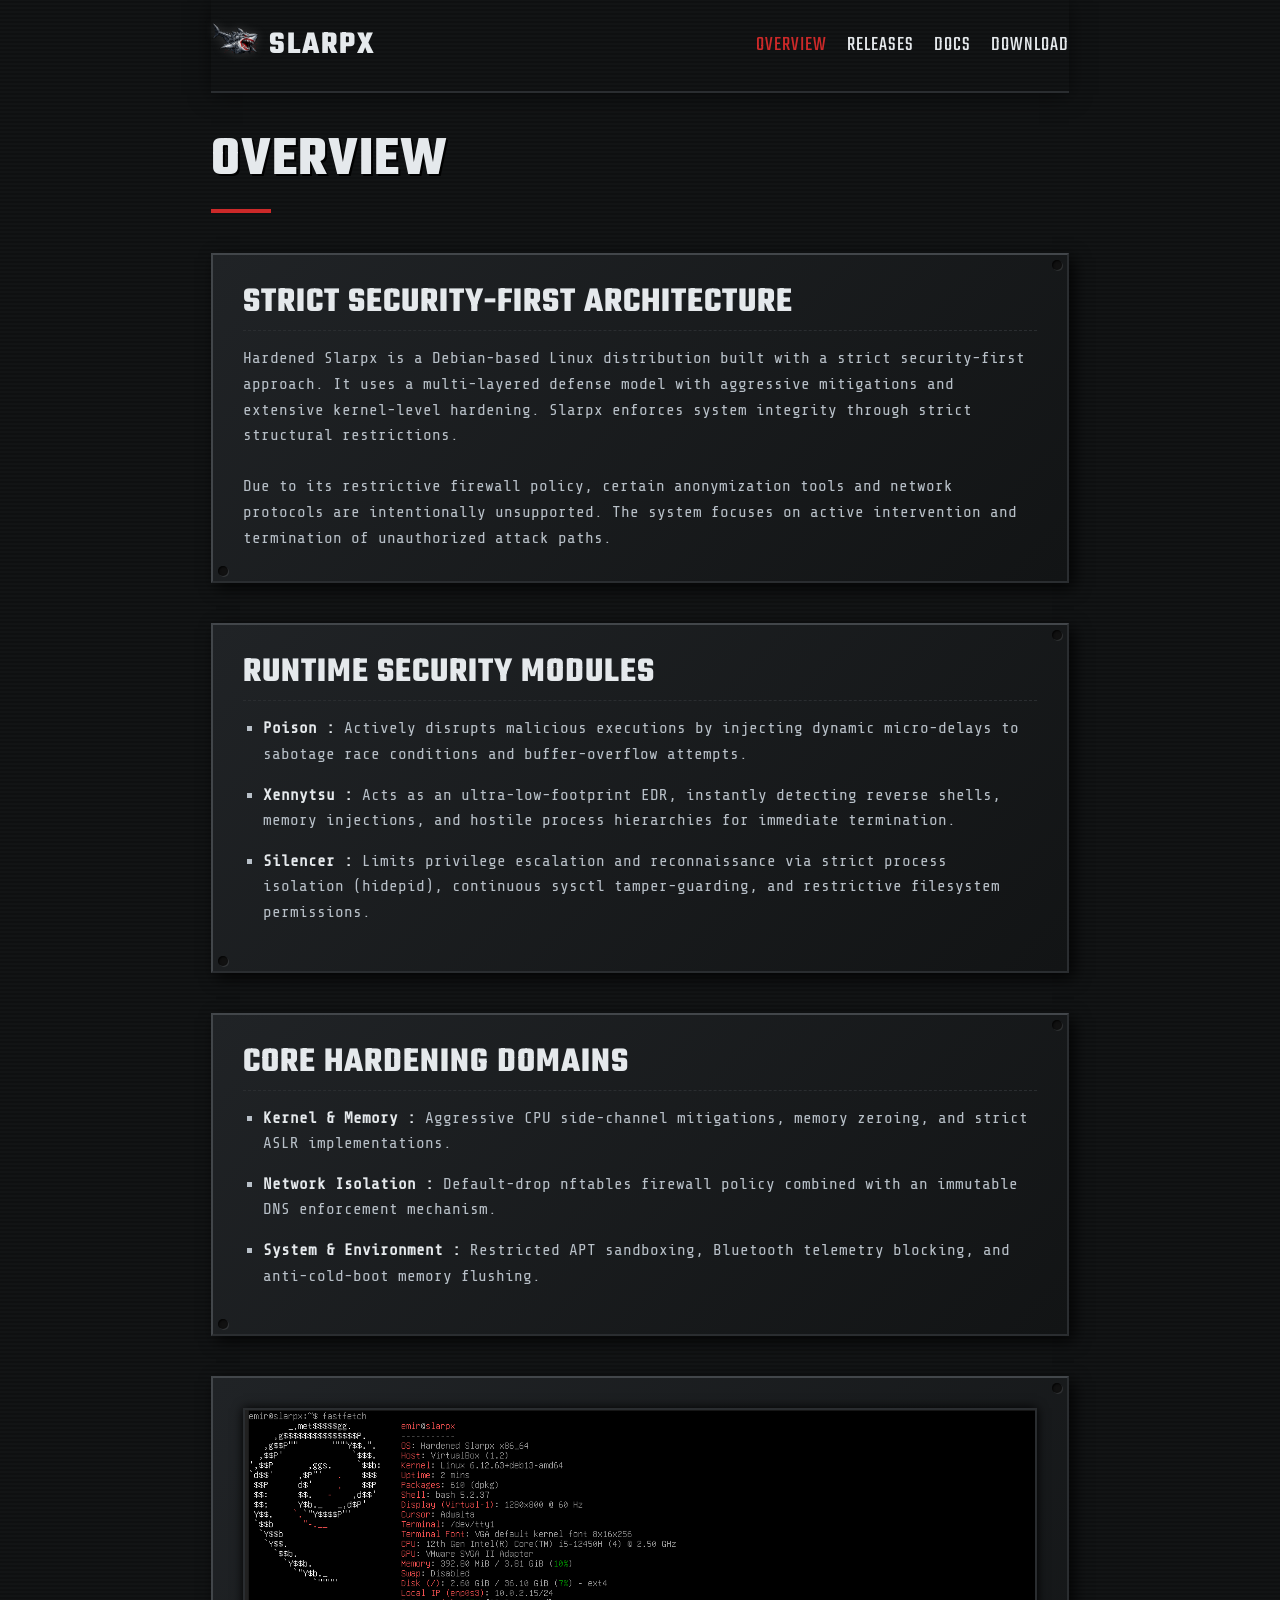
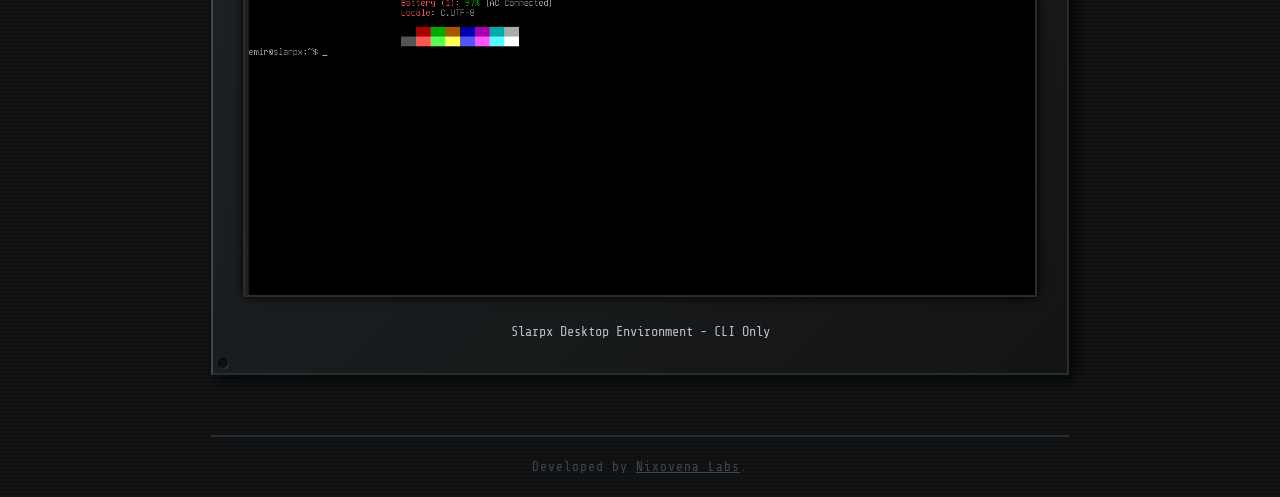
<file: index.html>
<!DOCTYPE html>
<html lang="en">

<head>
    <meta charset="UTF-8">
    <meta name="viewport" content="width=device-width, initial-scale=1.0">
    <title>HARDENED SLARPX</title>
    <link rel="icon" type="image/png" href="Assets/slarpx.png">
    <link rel="stylesheet" href="style.css">
</head>

<body>

    <div class="container">
        <nav class="navbar">
            <a href="index.html" class="brand">
                <img src="Assets/slarpx.png" alt="Slarpx Logo">
                SLARPX
            </a>
            <ul class="nav-links">
                <li><a href="index.html" class="active">Overview</a></li>
                <li><a href="releases.html">Releases</a></li>
                <li><a href="docs.html">Docs</a></li>
                <li><a href="download.html">Download</a></li>
            </ul>
        </nav>

        <h1 class="page-title">Overview</h1>
        <div class="title-underline"></div>

        <div class="armor-plate">
            <h2>Strict Security-First Architecture</h2>
            <p>Hardened Slarpx is a Debian-based Linux distribution built with a strict security-first approach. It uses
                a multi-layered defense model with aggressive mitigations and extensive kernel-level hardening. Slarpx
                enforces system integrity through strict structural restrictions.</p>
            <br>
            <p>Due to its restrictive firewall policy, certain anonymization tools and network protocols are
                intentionally unsupported. The system focuses on active intervention and termination of unauthorized
                attack paths.</p>
        </div>

        <div class="armor-plate">
            <h2>Runtime Security Modules</h2>
            <ul style="list-style-type: square; padding-left: 20px; margin-top: 10px;">
                <li style="margin-bottom: 15px;">
                    <strong style="color: var(--text-bright);">Poison :</strong>
                    Actively disrupts malicious executions by injecting dynamic micro-delays to sabotage race conditions
                    and buffer-overflow attempts.
                </li>
                <li style="margin-bottom: 15px;">
                    <strong style="color: var(--text-bright);">Xennytsu :</strong>
                    Acts as an ultra-low-footprint EDR, instantly detecting reverse shells, memory injections, and
                    hostile process hierarchies for immediate termination.
                </li>
                <li style="margin-bottom: 15px;">
                    <strong style="color: var(--text-bright);">Silencer :</strong>
                    Limits privilege escalation and reconnaissance via strict process isolation (hidepid), continuous
                    sysctl tamper-guarding, and restrictive filesystem permissions.
                </li>
            </ul>
        </div>

        <div class="armor-plate">
            <h2>Core Hardening Domains</h2>
            <ul style="list-style-type: square; padding-left: 20px; margin-top: 10px;">
                <li style="margin-bottom: 15px;">
                    <strong style="color: var(--text-bright);">Kernel & Memory :</strong>
                    Aggressive CPU side-channel mitigations, memory zeroing, and strict ASLR implementations.
                </li>
                <li style="margin-bottom: 15px;">
                    <strong style="color: var(--text-bright);">Network Isolation :</strong>
                    Default-drop nftables firewall policy combined with an immutable DNS enforcement mechanism.
                </li>
                <li style="margin-bottom: 15px;">
                    <strong style="color: var(--text-bright);">System & Environment :</strong>
                    Restricted APT sandboxing, Bluetooth telemetry blocking, and anti-cold-boot memory flushing.
                </li>
            </ul>
        </div>

        <div class="armor-plate" style="text-align: center;">
            <img src="Assets/slarpx-de.png" alt="Slarpx Desktop interface"
                style="max-width: 100%; border: 2px solid var(--border-hard); box-shadow: 0 0 10px #000;">
            <p style="margin-top: 15px; font-size: 0.85rem; color: var(--text-muted);">Slarpx Desktop Environment - CLI
                Only</p>
        </div>

        <footer class="footer">
            Developed by <a href="https://nixovena.org" style="color: inherit; text-decoration: underline;">Nixovena
                Labs</a>.
        </footer>
    </div>

</body>

</html>
</file>
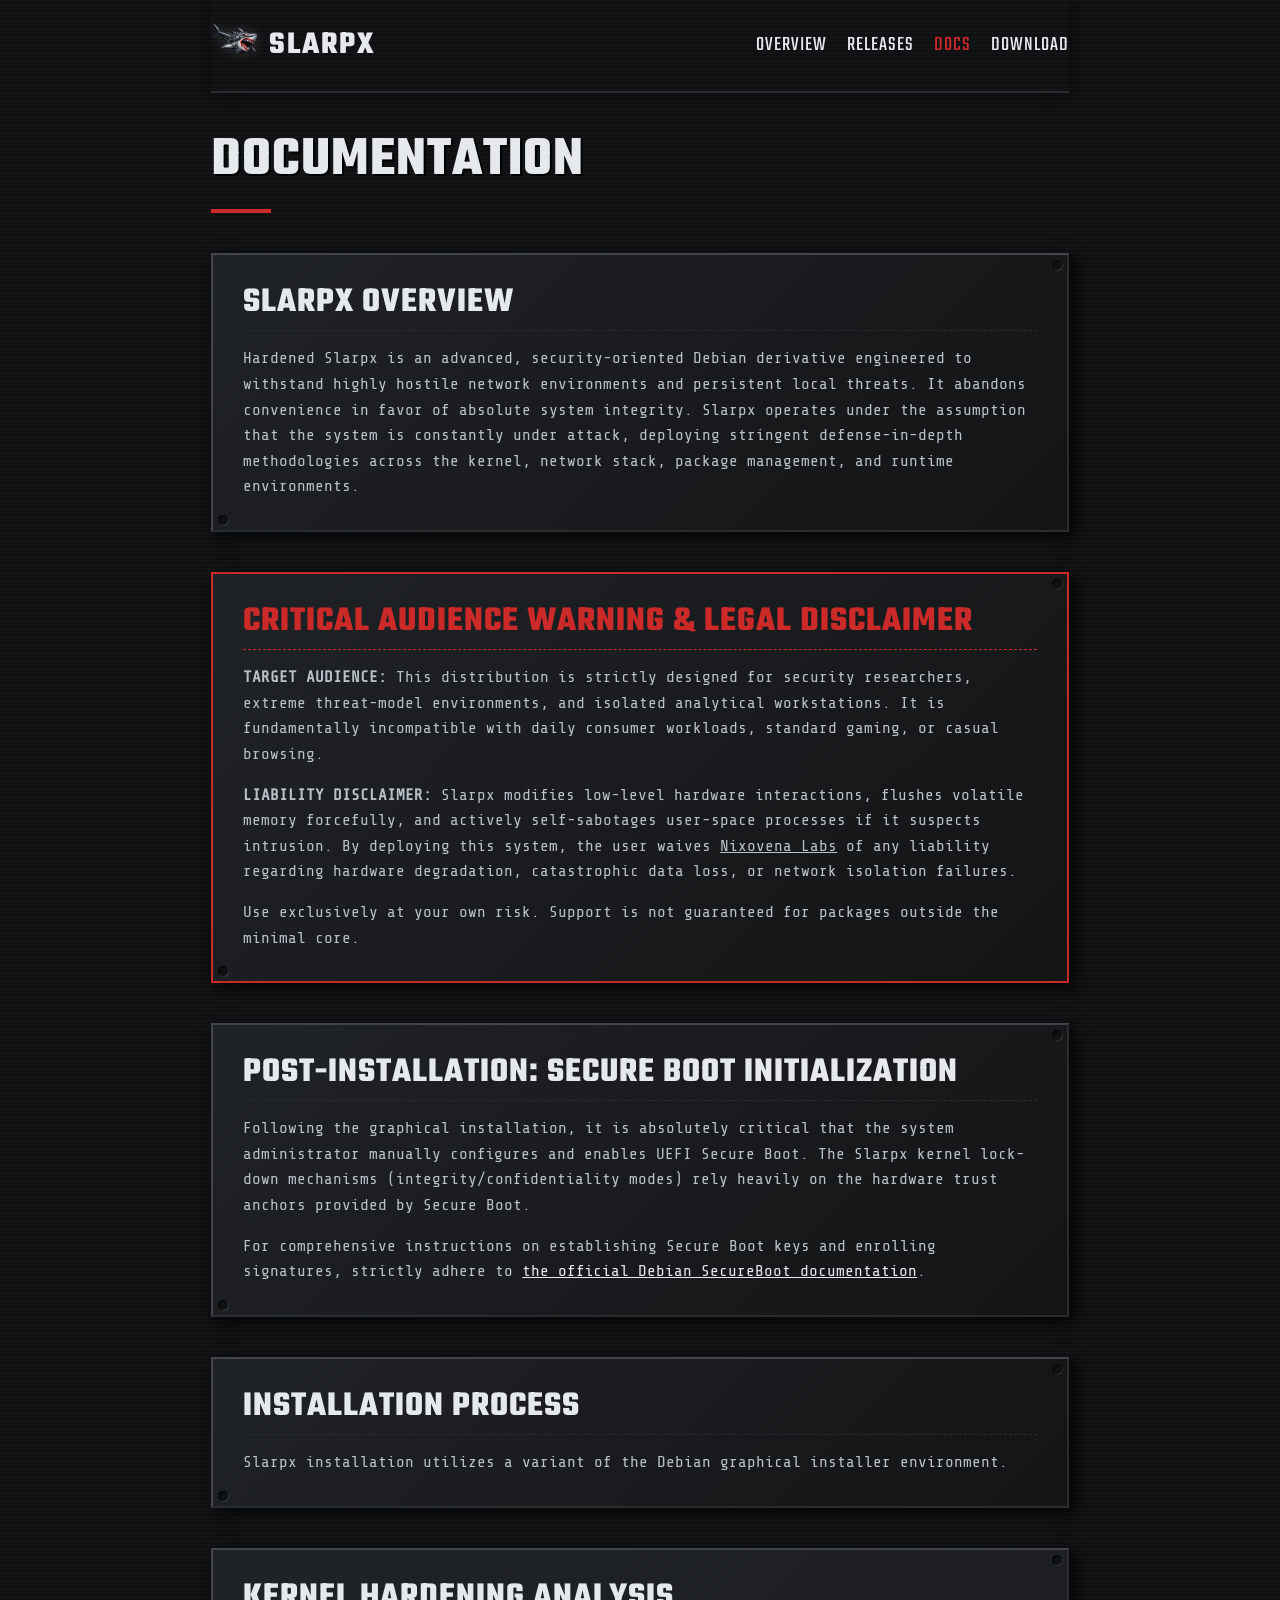
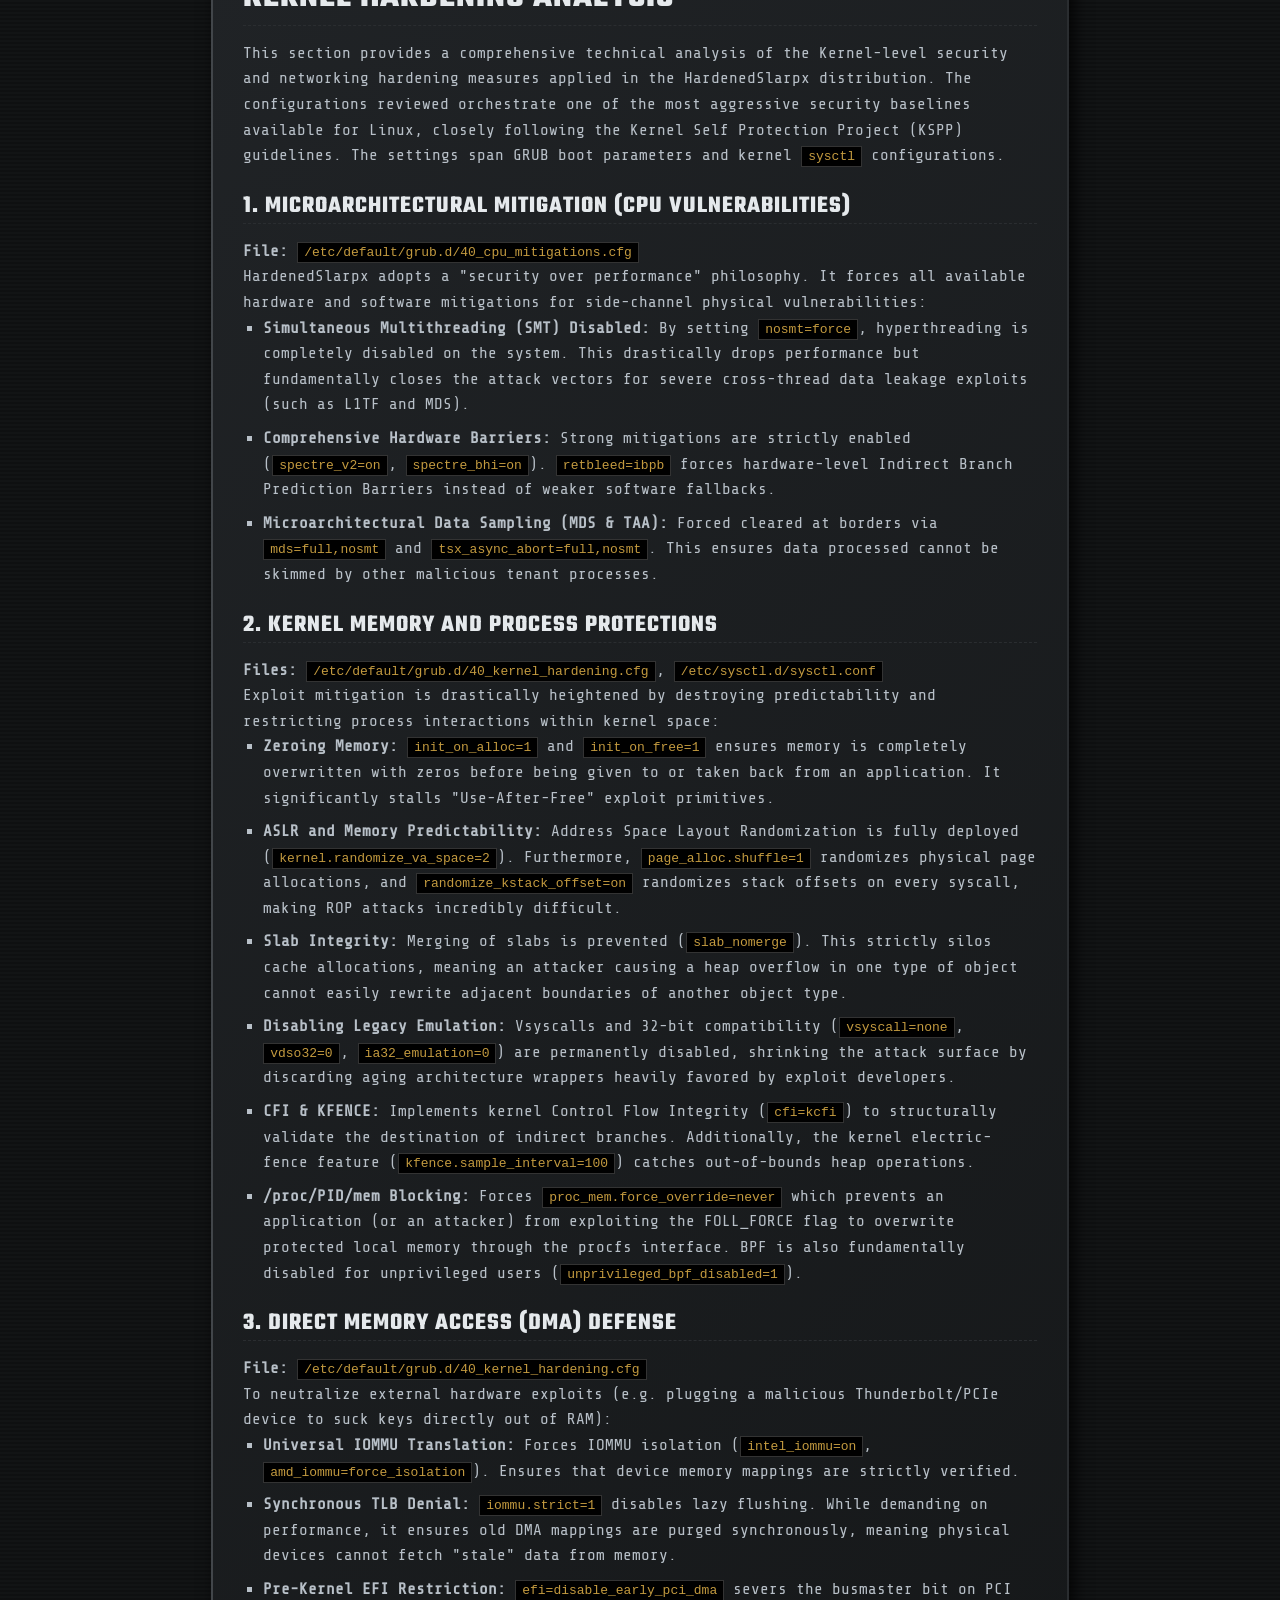
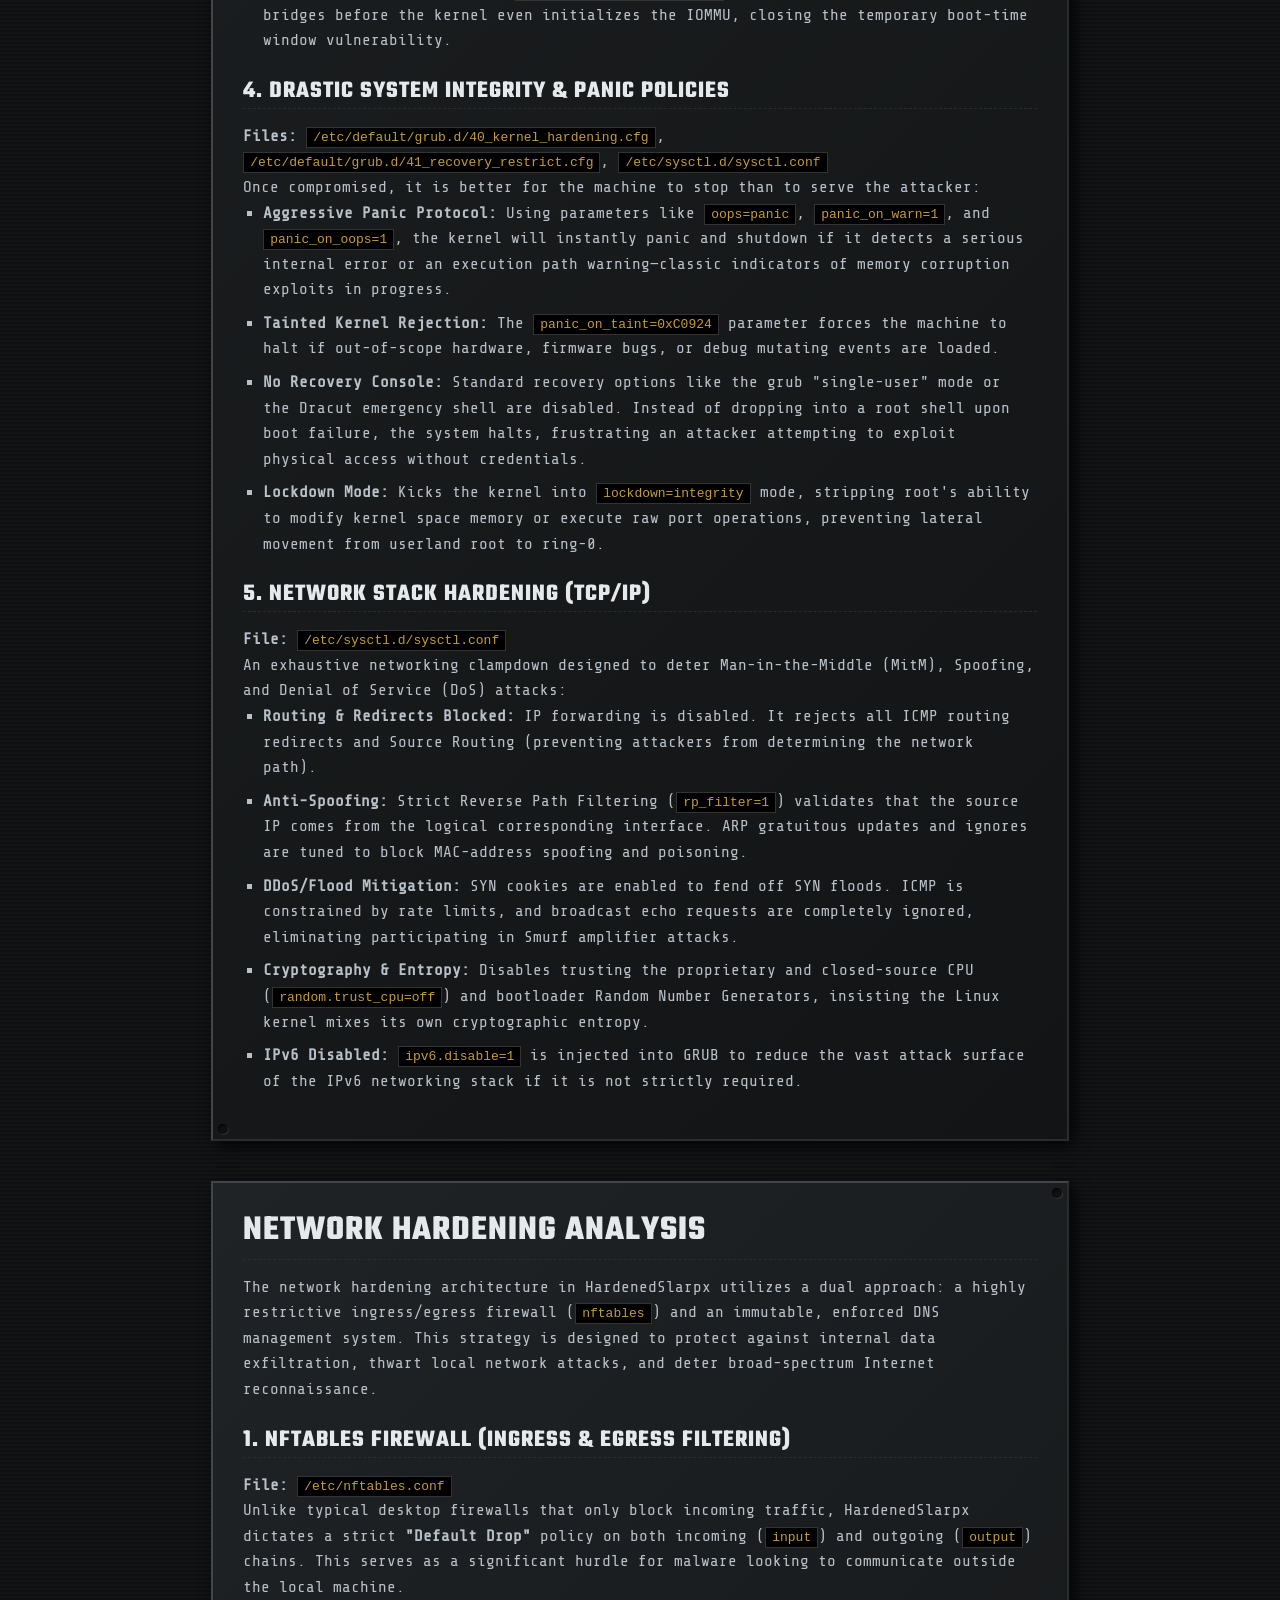
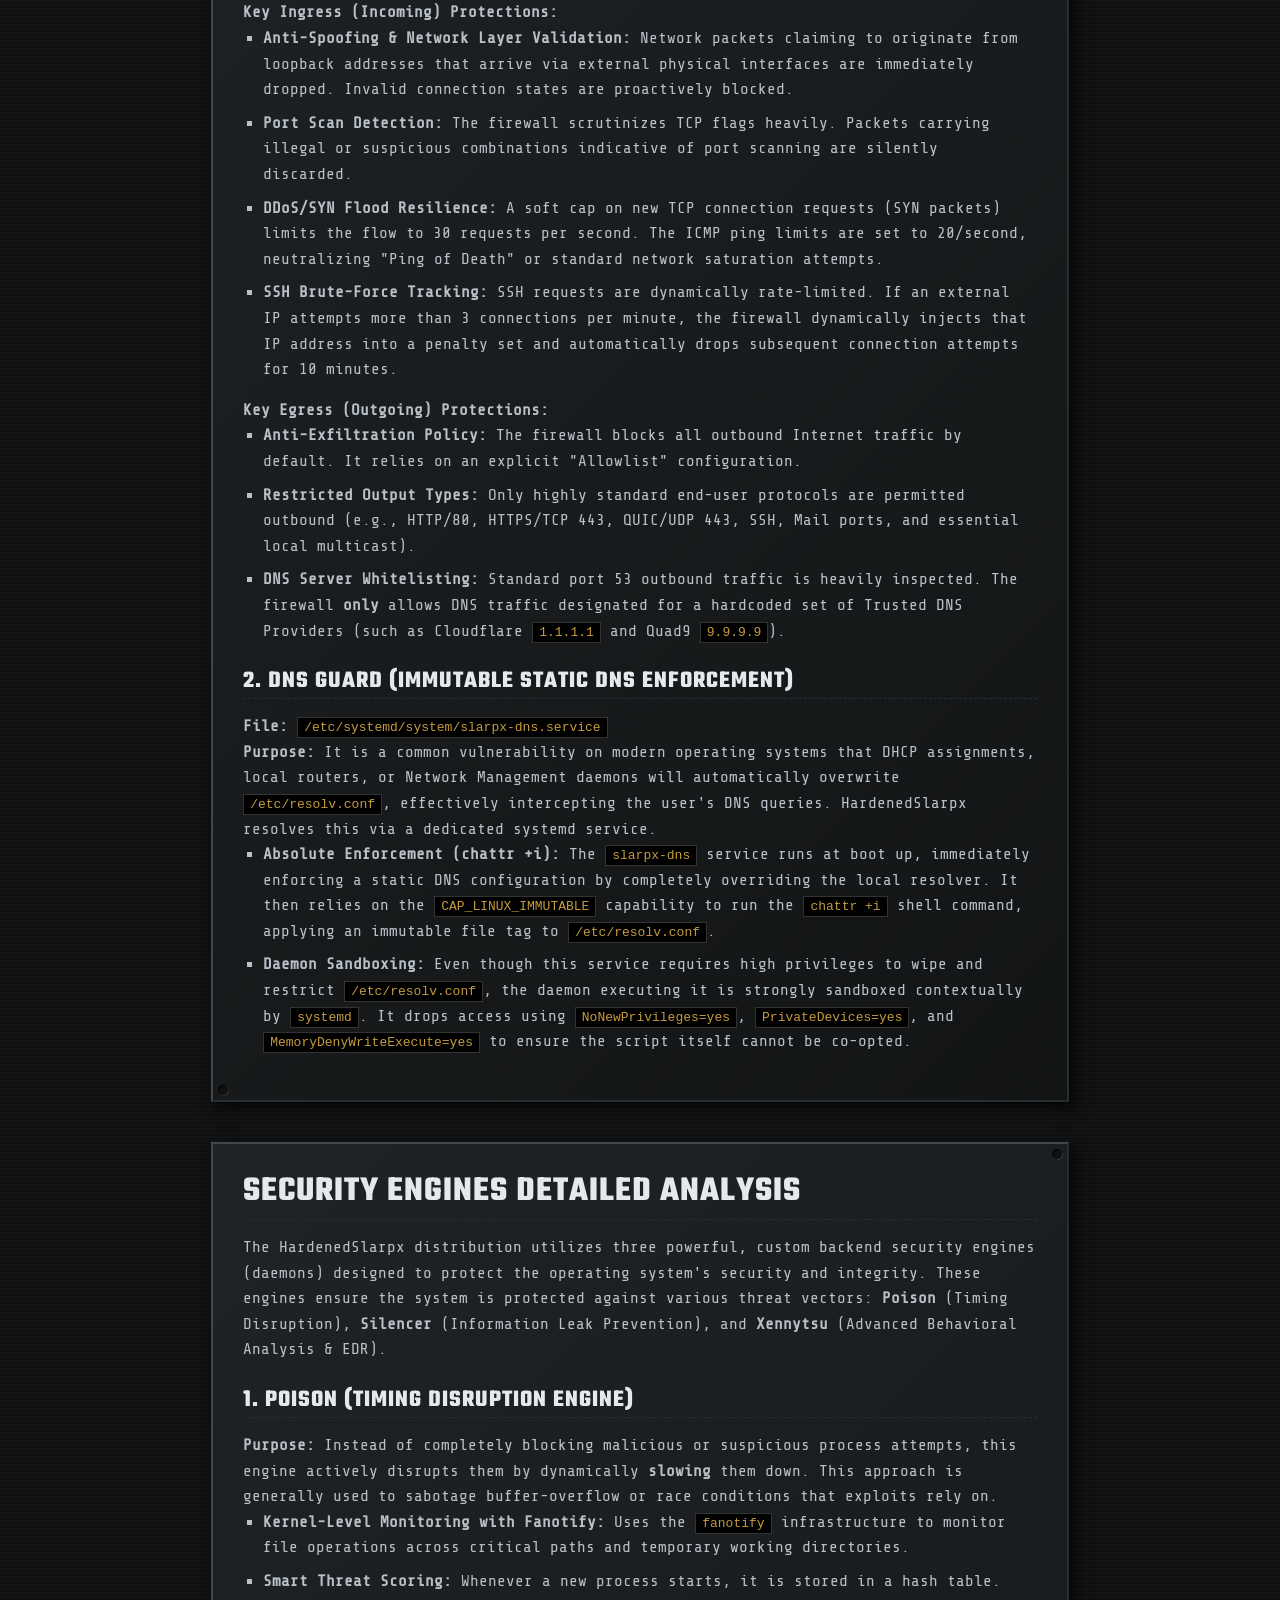
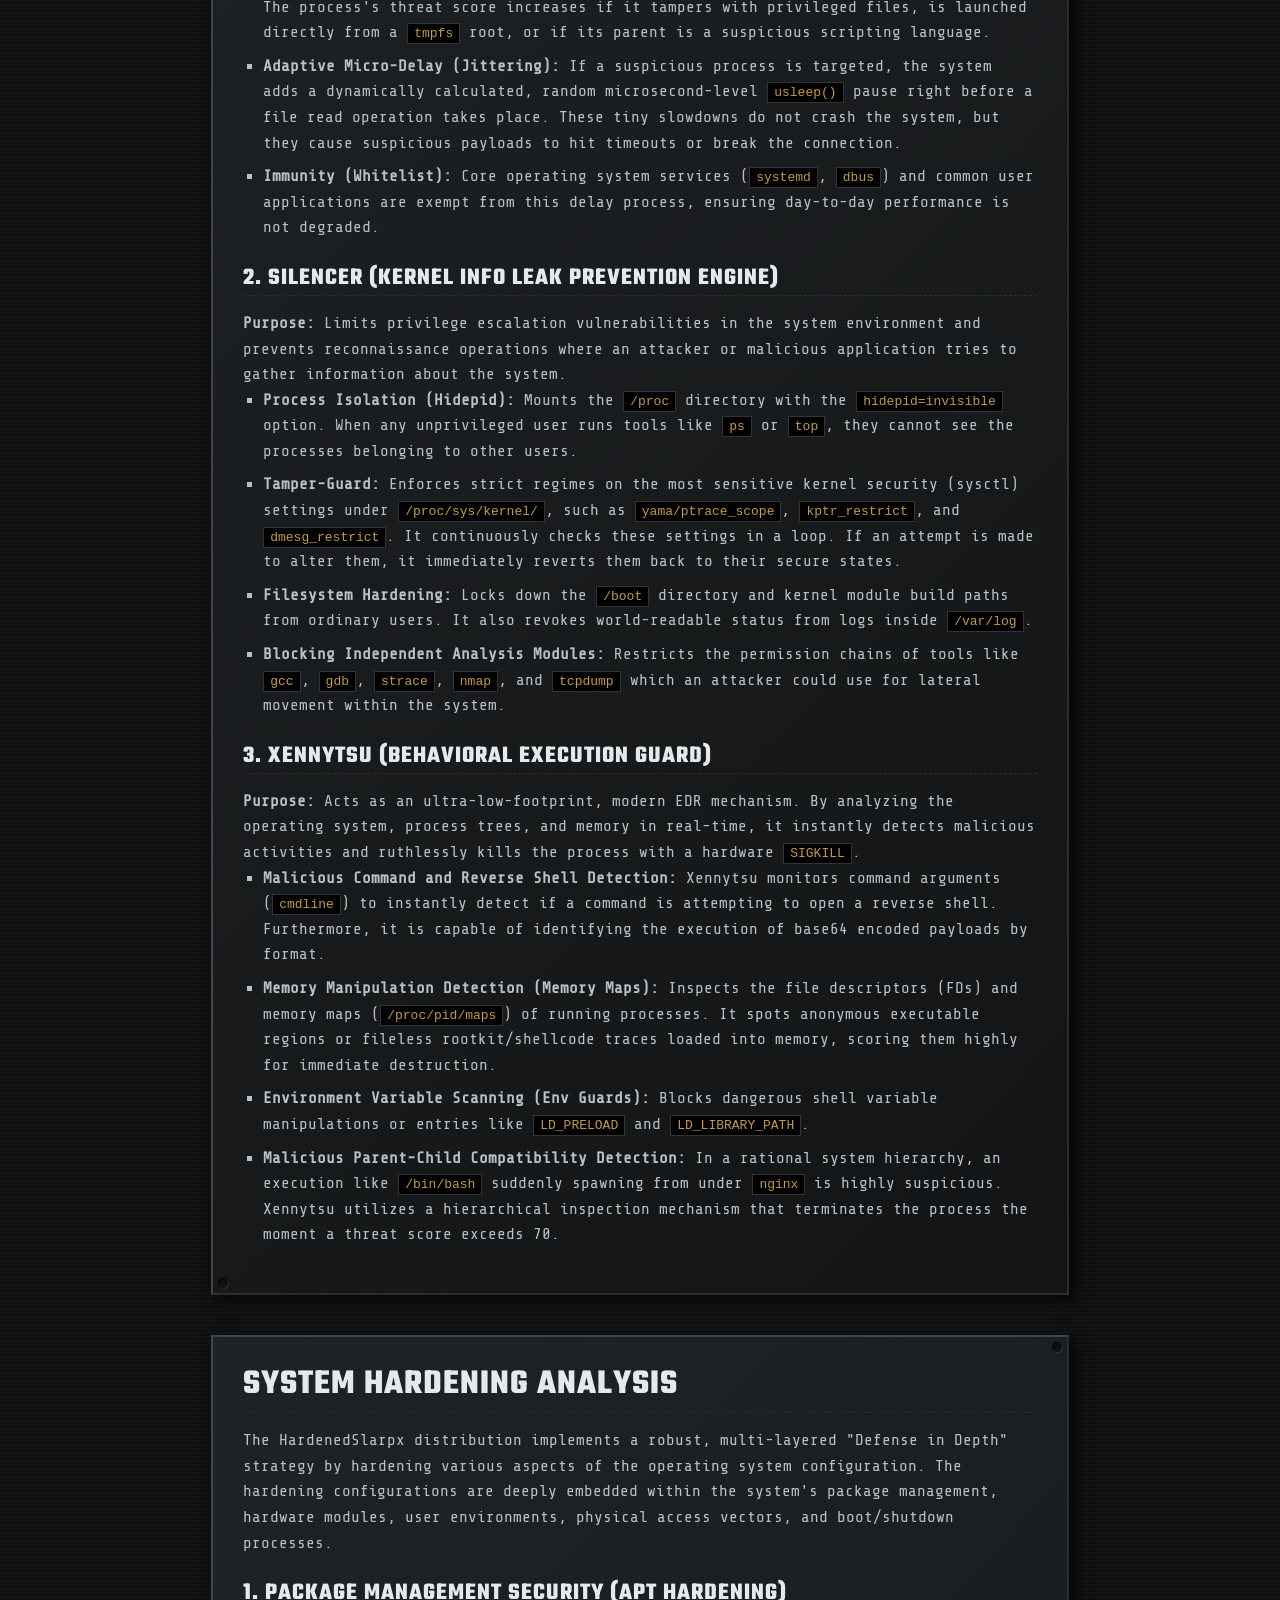
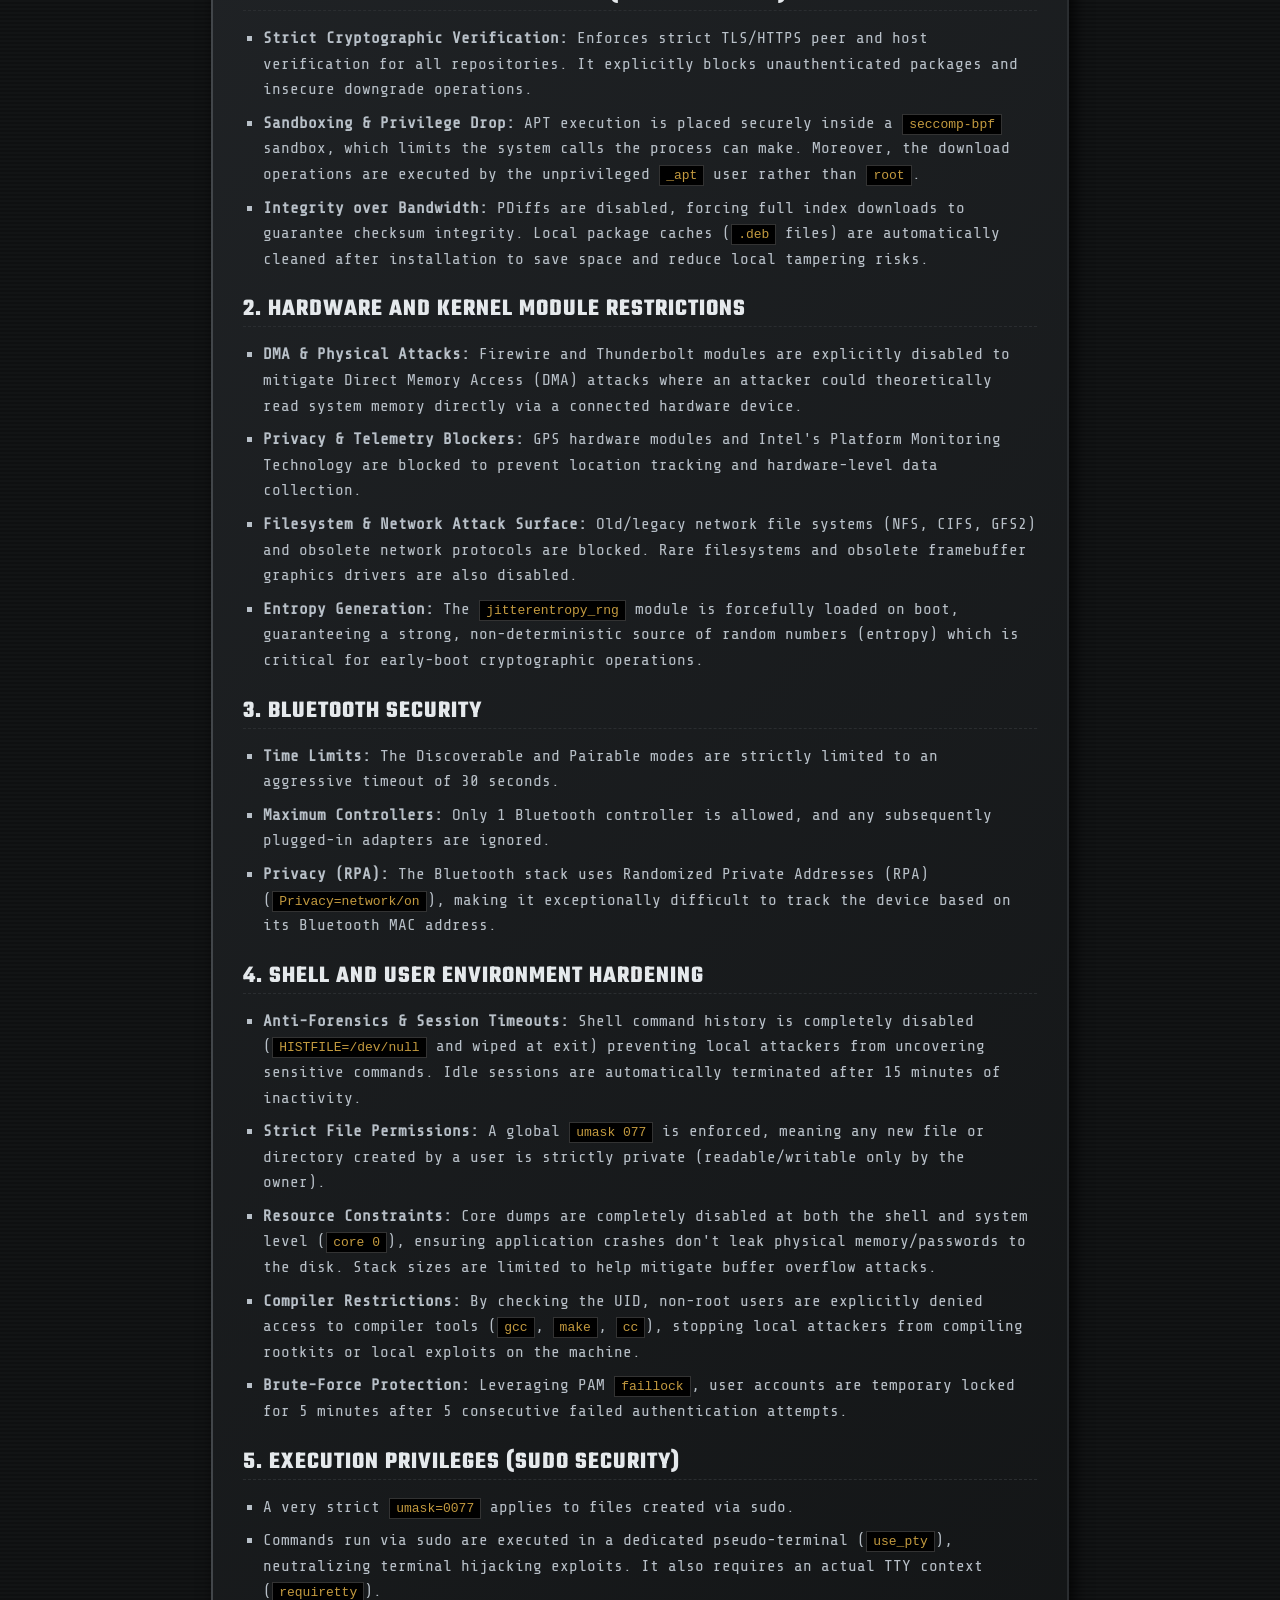
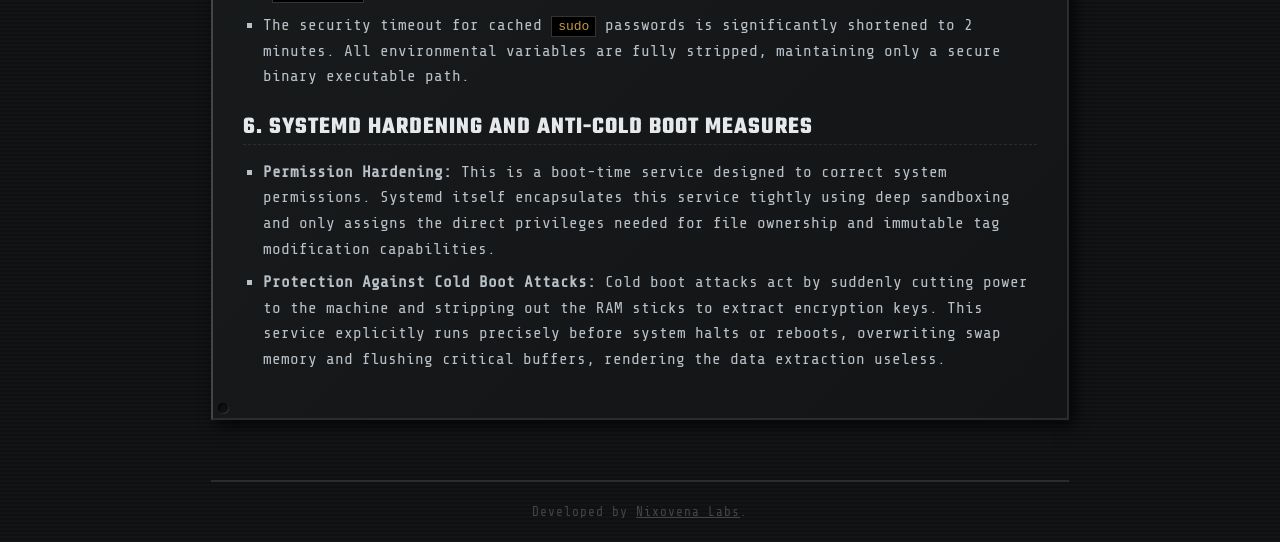
<file: docs.html>
<!DOCTYPE html>
<html lang="en">

<head>
    <meta charset="UTF-8">
    <meta name="viewport" content="width=device-width, initial-scale=1.0">
    <title>Docs - SLARPX</title>
    <link rel="icon" type="image/png" href="Assets/slarpx.png">
    <link rel="stylesheet" href="style.css">
    <style>
        code {
            background: #000;
            color: var(--accent-gold, #c39a3f);
            padding: 2px 6px;
            border: 1px solid #333;
        }

        pre {
            background: #000;
            color: var(--accent-gold, #c39a3f);
            padding: 15px;
            border: 1px solid var(--border-hard);
            border-left: 3px solid var(--accent-warning);
            margin: 20px 0;
            overflow-x: auto;
        }

        h3 {
            color: var(--text-bright);
            margin-top: 25px;
            margin-bottom: 15px;
            font-size: 1.5rem;
            border-bottom: 1px dashed var(--border-hard);
            padding-bottom: 5px;
        }

        .armor-plate ul {
            list-style-type: square;
            padding-left: 20px;
            margin-bottom: 15px;
        }

        .armor-plate ul li {
            margin-bottom: 8px;
        }
    </style>
</head>

<body>

    <div class="container">
        <nav class="navbar">
            <a href="index.html" class="brand">
                <img src="Assets/slarpx.png" alt="Slarpx Logo">
                SLARPX
            </a>
            <ul class="nav-links">
                <li><a href="index.html">Overview</a></li>
                <li><a href="releases.html">Releases</a></li>
                <li><a href="docs.html" class="active">Docs</a></li>
                <li><a href="download.html">Download</a></li>
            </ul>
        </nav>

        <h1 class="page-title">Documentation</h1>
        <div class="title-underline"></div>

        <div class="armor-plate">
            <h2>Slarpx Overview</h2>
            <p>Hardened Slarpx is an advanced, security-oriented Debian derivative engineered to withstand highly
                hostile network environments and persistent local threats. It abandons convenience in favor of absolute
                system integrity. Slarpx operates under the assumption that the system is constantly under attack,
                deploying stringent defense-in-depth methodologies across the kernel, network stack, package management,
                and runtime environments.</p>
        </div>

        <div class="armor-plate" style="border-color: var(--accent-warning);">
            <h2 style="color: var(--accent-warning); border-bottom-color: var(--accent-warning);">Critical Audience
                Warning & Legal Disclaimer</h2>
            <p><strong>TARGET AUDIENCE:</strong> This distribution is strictly designed for security researchers,
                extreme threat-model environments, and isolated analytical workstations. It is fundamentally
                incompatible with daily consumer workloads, standard gaming, or casual browsing.</p>
            <p style="margin-top: 15px;"><strong>LIABILITY DISCLAIMER:</strong> Slarpx modifies low-level hardware
                interactions, flushes volatile memory forcefully, and actively self-sabotages user-space processes if it
                suspects intrusion. By deploying this system, the user waives <a href="https://nixovena.org"
                    style="color: inherit; text-decoration: underline;">Nixovena Labs</a> of any liability regarding
                hardware degradation, catastrophic data loss, or network isolation failures.</p>
            <p style="margin-top: 15px; color: var(--text-muted);">Use exclusively at your own risk. Support is not
                guaranteed for packages outside the minimal core.</p>
        </div>

        <div class="armor-plate">
            <h2>Post-Installation: Secure Boot Initialization</h2>
            <p>Following the graphical installation, it is absolutely critical that the system administrator manually
                configures and enables UEFI Secure Boot. The Slarpx kernel lock-down mechanisms
                (integrity/confidentiality modes) rely heavily on the hardware trust anchors provided by Secure Boot.
            </p>
            <p style="margin-top: 15px;">For comprehensive instructions on establishing Secure Boot keys and enrolling
                signatures, strictly adhere to <a href="https://wiki.debian.org/SecureBoot" target="_blank"
                    style="text-decoration: underline;">the official Debian SecureBoot documentation</a>.</p>
        </div>

        <div class="armor-plate">
            <h2>Installation Process</h2>
            <p>Slarpx installation utilizes a variant of the Debian graphical installer environment.</p>
        </div>

        <div class="armor-plate">
            <h2>Kernel Hardening Analysis</h2>
            <p>This section provides a comprehensive technical analysis of the Kernel-level security and networking
                hardening measures applied in the HardenedSlarpx distribution. The configurations reviewed orchestrate
                one of the most aggressive security baselines available for Linux, closely following the Kernel Self
                Protection Project (KSPP) guidelines. The settings span GRUB boot parameters and kernel
                <code>sysctl</code> configurations.
            </p>

            <h3>1. Microarchitectural Mitigation (CPU Vulnerabilities)</h3>
            <p><strong>File:</strong> <code>/etc/default/grub.d/40_cpu_mitigations.cfg</code></p>
            <p>HardenedSlarpx adopts a "security over performance" philosophy. It forces all available hardware and
                software mitigations for side-channel physical vulnerabilities:</p>
            <ul>
                <li><strong>Simultaneous Multithreading (SMT) Disabled:</strong> By setting <code>nosmt=force</code>,
                    hyperthreading is completely disabled on the system. This drastically drops performance but
                    fundamentally closes the attack vectors for severe cross-thread data leakage exploits (such as L1TF
                    and MDS).</li>
                <li><strong>Comprehensive Hardware Barriers:</strong> Strong mitigations are strictly enabled
                    (<code>spectre_v2=on</code>, <code>spectre_bhi=on</code>). <code>retbleed=ibpb</code> forces
                    hardware-level Indirect Branch Prediction Barriers instead of weaker software fallbacks.</li>
                <li><strong>Microarchitectural Data Sampling (MDS & TAA):</strong> Forced cleared at borders via
                    <code>mds=full,nosmt</code> and <code>tsx_async_abort=full,nosmt</code>. This ensures data processed
                    cannot be skimmed by other malicious tenant processes.
                </li>
            </ul>

            <h3>2. Kernel Memory and Process Protections</h3>
            <p><strong>Files:</strong> <code>/etc/default/grub.d/40_kernel_hardening.cfg</code>,
                <code>/etc/sysctl.d/sysctl.conf</code>
            </p>
            <p>Exploit mitigation is drastically heightened by destroying predictability and restricting process
                interactions within kernel space:</p>
            <ul>
                <li><strong>Zeroing Memory:</strong> <code>init_on_alloc=1</code> and <code>init_on_free=1</code>
                    ensures memory is completely overwritten with zeros before being given to or taken back from an
                    application. It significantly stalls "Use-After-Free" exploit primitives.</li>
                <li><strong>ASLR and Memory Predictability:</strong> Address Space Layout Randomization is fully
                    deployed (<code>kernel.randomize_va_space=2</code>). Furthermore, <code>page_alloc.shuffle=1</code>
                    randomizes physical page allocations, and <code>randomize_kstack_offset=on</code> randomizes stack
                    offsets on every syscall, making ROP attacks incredibly difficult.</li>
                <li><strong>Slab Integrity:</strong> Merging of slabs is prevented (<code>slab_nomerge</code>). This
                    strictly silos cache allocations, meaning an attacker causing a heap overflow in one type of object
                    cannot easily rewrite adjacent boundaries of another object type.</li>
                <li><strong>Disabling Legacy Emulation:</strong> Vsyscalls and 32-bit compatibility
                    (<code>vsyscall=none</code>, <code>vdso32=0</code>, <code>ia32_emulation=0</code>) are permanently
                    disabled, shrinking the attack surface by discarding aging architecture wrappers heavily favored by
                    exploit developers.</li>
                <li><strong>CFI & KFENCE:</strong> Implements kernel Control Flow Integrity (<code>cfi=kcfi</code>) to
                    structurally validate the destination of indirect branches. Additionally, the kernel electric-fence
                    feature (<code>kfence.sample_interval=100</code>) catches out-of-bounds heap operations.</li>
                <li><strong>/proc/PID/mem Blocking:</strong> Forces <code>proc_mem.force_override=never</code> which
                    prevents an application (or an attacker) from exploiting the FOLL_FORCE flag to overwrite protected
                    local memory through the procfs interface. BPF is also fundamentally disabled for unprivileged users
                    (<code>unprivileged_bpf_disabled=1</code>).</li>
            </ul>

            <h3>3. Direct Memory Access (DMA) Defense</h3>
            <p><strong>File:</strong> <code>/etc/default/grub.d/40_kernel_hardening.cfg</code></p>
            <p>To neutralize external hardware exploits (e.g. plugging a malicious Thunderbolt/PCIe device to suck keys
                directly out of RAM):</p>
            <ul>
                <li><strong>Universal IOMMU Translation:</strong> Forces IOMMU isolation (<code>intel_iommu=on</code>,
                    <code>amd_iommu=force_isolation</code>). Ensures that device memory mappings are strictly verified.
                </li>
                <li><strong>Synchronous TLB Denial:</strong> <code>iommu.strict=1</code> disables lazy flushing. While
                    demanding on performance, it ensures old DMA mappings are purged synchronously, meaning physical
                    devices cannot fetch "stale" data from memory.</li>
                <li><strong>Pre-Kernel EFI Restriction:</strong> <code>efi=disable_early_pci_dma</code> severs the
                    busmaster bit on PCI bridges before the kernel even initializes the IOMMU, closing the temporary
                    boot-time window vulnerability.</li>
            </ul>

            <h3>4. Drastic System Integrity & Panic Policies</h3>
            <p><strong>Files:</strong> <code>/etc/default/grub.d/40_kernel_hardening.cfg</code>,
                <code>/etc/default/grub.d/41_recovery_restrict.cfg</code>, <code>/etc/sysctl.d/sysctl.conf</code>
            </p>
            <p>Once compromised, it is better for the machine to stop than to serve the attacker:</p>
            <ul>
                <li><strong>Aggressive Panic Protocol:</strong> Using parameters like <code>oops=panic</code>,
                    <code>panic_on_warn=1</code>, and <code>panic_on_oops=1</code>, the kernel will instantly panic and
                    shutdown if it detects a serious internal error or an execution path warning—classic indicators of
                    memory corruption exploits in progress.
                </li>
                <li><strong>Tainted Kernel Rejection:</strong> The <code>panic_on_taint=0xC0924</code> parameter forces
                    the machine to halt if out-of-scope hardware, firmware bugs, or debug mutating events are loaded.
                </li>
                <li><strong>No Recovery Console:</strong> Standard recovery options like the grub "single-user" mode or
                    the Dracut emergency shell are disabled. Instead of dropping into a root shell upon boot failure,
                    the system halts, frustrating an attacker attempting to exploit physical access without credentials.
                </li>
                <li><strong>Lockdown Mode:</strong> Kicks the kernel into <code>lockdown=integrity</code> mode,
                    stripping root's ability to modify kernel space memory or execute raw port operations, preventing
                    lateral movement from userland root to ring-0.</li>
            </ul>

            <h3>5. Network Stack Hardening (TCP/IP)</h3>
            <p><strong>File:</strong> <code>/etc/sysctl.d/sysctl.conf</code></p>
            <p>An exhaustive networking clampdown designed to deter Man-in-the-Middle (MitM), Spoofing, and Denial of
                Service (DoS) attacks:</p>
            <ul>
                <li><strong>Routing & Redirects Blocked:</strong> IP forwarding is disabled. It rejects all ICMP routing
                    redirects and Source Routing (preventing attackers from determining the network path).</li>
                <li><strong>Anti-Spoofing:</strong> Strict Reverse Path Filtering (<code>rp_filter=1</code>) validates
                    that the source IP comes from the logical corresponding interface. ARP gratuitous updates and
                    ignores are tuned to block MAC-address spoofing and poisoning.</li>
                <li><strong>DDoS/Flood Mitigation:</strong> SYN cookies are enabled to fend off SYN floods. ICMP is
                    constrained by rate limits, and broadcast echo requests are completely ignored, eliminating
                    participating in Smurf amplifier attacks.</li>
                <li><strong>Cryptography & Entropy:</strong> Disables trusting the proprietary and closed-source CPU
                    (<code>random.trust_cpu=off</code>) and bootloader Random Number Generators, insisting the Linux
                    kernel mixes its own cryptographic entropy.</li>
                <li><strong>IPv6 Disabled:</strong> <code>ipv6.disable=1</code> is injected into GRUB to reduce the vast
                    attack surface of the IPv6 networking stack if it is not strictly required.</li>
            </ul>
        </div>

        <div class="armor-plate">
            <h2>Network Hardening Analysis</h2>
            <p>The network hardening architecture in HardenedSlarpx utilizes a dual approach: a highly restrictive
                ingress/egress firewall (<code>nftables</code>) and an immutable, enforced DNS management system. This
                strategy is designed to protect against internal data exfiltration, thwart local network attacks, and
                deter broad-spectrum Internet reconnaissance.</p>

            <h3>1. Nftables Firewall (Ingress & Egress Filtering)</h3>
            <p><strong>File:</strong> <code>/etc/nftables.conf</code></p>
            <p>Unlike typical desktop firewalls that only block incoming traffic, HardenedSlarpx dictates a strict
                <strong>"Default Drop"</strong> policy on both incoming (<code>input</code>) and outgoing
                (<code>output</code>) chains. This serves as a significant hurdle for malware looking to communicate
                outside the local machine.
            </p>

            <p><strong>Key Ingress (Incoming) Protections:</strong></p>
            <ul>
                <li><strong>Anti-Spoofing & Network Layer Validation:</strong> Network packets claiming to originate
                    from loopback addresses that arrive via external physical interfaces are immediately dropped.
                    Invalid connection states are proactively blocked.</li>
                <li><strong>Port Scan Detection:</strong> The firewall scrutinizes TCP flags heavily. Packets carrying
                    illegal or suspicious combinations indicative of port scanning are silently discarded.</li>
                <li><strong>DDoS/SYN Flood Resilience:</strong> A soft cap on new TCP connection requests (SYN packets)
                    limits the flow to 30 requests per second. The ICMP ping limits are set to 20/second, neutralizing
                    "Ping of Death" or standard network saturation attempts.</li>
                <li><strong>SSH Brute-Force Tracking:</strong> SSH requests are dynamically rate-limited. If an external
                    IP attempts more than 3 connections per minute, the firewall dynamically injects that IP address
                    into a penalty set and automatically drops subsequent connection attempts for 10 minutes.</li>
            </ul>

            <p><strong>Key Egress (Outgoing) Protections:</strong></p>
            <ul>
                <li><strong>Anti-Exfiltration Policy:</strong> The firewall blocks all outbound Internet traffic by
                    default. It relies on an explicit "Allowlist" configuration.</li>
                <li><strong>Restricted Output Types:</strong> Only highly standard end-user protocols are permitted
                    outbound (e.g., HTTP/80, HTTPS/TCP 443, QUIC/UDP 443, SSH, Mail ports, and essential local
                    multicast).</li>
                <li><strong>DNS Server Whitelisting:</strong> Standard port 53 outbound traffic is heavily inspected.
                    The firewall <strong>only</strong> allows DNS traffic designated for a hardcoded set of Trusted DNS
                    Providers (such as Cloudflare <code>1.1.1.1</code> and Quad9 <code>9.9.9.9</code>).</li>
            </ul>

            <h3>2. DNS Guard (Immutable Static DNS Enforcement)</h3>
            <p><strong>File:</strong> <code>/etc/systemd/system/slarpx-dns.service</code></p>
            <p><strong>Purpose:</strong> It is a common vulnerability on modern operating systems that DHCP assignments,
                local routers, or Network Management daemons will automatically overwrite <code>/etc/resolv.conf</code>,
                effectively intercepting the user's DNS queries. HardenedSlarpx resolves this via a dedicated systemd
                service.</p>
            <ul>
                <li><strong>Absolute Enforcement (chattr +i):</strong> The <code>slarpx-dns</code> service runs at boot
                    up, immediately enforcing a static DNS configuration by completely overriding the local resolver. It
                    then relies on the <code>CAP_LINUX_IMMUTABLE</code> capability to run the <code>chattr +i</code>
                    shell command, applying an immutable file tag to <code>/etc/resolv.conf</code>.</li>
                <li><strong>Daemon Sandboxing:</strong> Even though this service requires high privileges to wipe and
                    restrict <code>/etc/resolv.conf</code>, the daemon executing it is strongly sandboxed contextually
                    by <code>systemd</code>. It drops access using <code>NoNewPrivileges=yes</code>,
                    <code>PrivateDevices=yes</code>, and <code>MemoryDenyWriteExecute=yes</code> to ensure the script
                    itself cannot be co-opted.
                </li>
            </ul>
        </div>

        <div class="armor-plate">
            <h2>Security Engines Detailed Analysis</h2>
            <p>The HardenedSlarpx distribution utilizes three powerful, custom backend security engines (daemons)
                designed to protect the operating system's security and integrity. These engines ensure the system is
                protected against various threat vectors: <strong>Poison</strong> (Timing Disruption),
                <strong>Silencer</strong> (Information Leak Prevention), and <strong>Xennytsu</strong> (Advanced
                Behavioral Analysis & EDR).
            </p>

            <h3>1. POISON (Timing Disruption Engine)</h3>
            <p><strong>Purpose:</strong> Instead of completely blocking malicious or suspicious process attempts, this
                engine actively disrupts them by dynamically <strong>slowing</strong> them down. This approach is
                generally used to sabotage buffer-overflow or race conditions that exploits rely on.</p>
            <ul>
                <li><strong>Kernel-Level Monitoring with Fanotify:</strong> Uses the <code>fanotify</code>
                    infrastructure to monitor file operations across critical paths and temporary working directories.
                </li>
                <li><strong>Smart Threat Scoring:</strong> Whenever a new process starts, it is stored in a hash table.
                    The process's threat score increases if it tampers with privileged files, is launched directly from
                    a <code>tmpfs</code> root, or if its parent is a suspicious scripting language.</li>
                <li><strong>Adaptive Micro-Delay (Jittering):</strong> If a suspicious process is targeted, the system
                    adds a dynamically calculated, random microsecond-level <code>usleep()</code> pause right before a
                    file read operation takes place. These tiny slowdowns do not crash the system, but they cause
                    suspicious payloads to hit timeouts or break the connection.</li>
                <li><strong>Immunity (Whitelist):</strong> Core operating system services (<code>systemd</code>,
                    <code>dbus</code>) and common user applications are exempt from this delay process, ensuring
                    day-to-day performance is not degraded.
                </li>
            </ul>

            <h3>2. SILENCER (Kernel Info Leak Prevention Engine)</h3>
            <p><strong>Purpose:</strong> Limits privilege escalation vulnerabilities in the system environment and
                prevents reconnaissance operations where an attacker or malicious application tries to gather
                information about the system.</p>
            <ul>
                <li><strong>Process Isolation (Hidepid):</strong> Mounts the <code>/proc</code> directory with the
                    <code>hidepid=invisible</code> option. When any unprivileged user runs tools like <code>ps</code> or
                    <code>top</code>, they cannot see the processes belonging to other users.
                </li>
                <li><strong>Tamper-Guard:</strong> Enforces strict regimes on the most sensitive kernel security
                    (sysctl) settings under <code>/proc/sys/kernel/</code>, such as <code>yama/ptrace_scope</code>,
                    <code>kptr_restrict</code>, and <code>dmesg_restrict</code>. It continuously checks these settings
                    in a loop. If an attempt is made to alter them, it immediately reverts them back to their secure
                    states.
                </li>
                <li><strong>Filesystem Hardening:</strong> Locks down the <code>/boot</code> directory and kernel module
                    build paths from ordinary users. It also revokes world-readable status from logs inside
                    <code>/var/log</code>.
                </li>
                <li><strong>Blocking Independent Analysis Modules:</strong> Restricts the permission chains of tools
                    like <code>gcc</code>, <code>gdb</code>, <code>strace</code>, <code>nmap</code>, and
                    <code>tcpdump</code> which an attacker could use for lateral movement within the system.
                </li>
            </ul>

            <h3>3. XENNYTSU (Behavioral Execution Guard)</h3>
            <p><strong>Purpose:</strong> Acts as an ultra-low-footprint, modern EDR mechanism. By analyzing the
                operating system, process trees, and memory in real-time, it instantly detects malicious activities and
                ruthlessly kills the process with a hardware <code>SIGKILL</code>.</p>
            <ul>
                <li><strong>Malicious Command and Reverse Shell Detection:</strong> Xennytsu monitors command arguments
                    (<code>cmdline</code>) to instantly detect if a command is attempting to open a reverse shell.
                    Furthermore, it is capable of identifying the execution of base64 encoded payloads by format.</li>
                <li><strong>Memory Manipulation Detection (Memory Maps):</strong> Inspects the file descriptors (FDs)
                    and memory maps (<code>/proc/pid/maps</code>) of running processes. It spots anonymous executable
                    regions or fileless rootkit/shellcode traces loaded into memory, scoring them highly for immediate
                    destruction.</li>
                <li><strong>Environment Variable Scanning (Env Guards):</strong> Blocks dangerous shell variable
                    manipulations or entries like <code>LD_PRELOAD</code> and <code>LD_LIBRARY_PATH</code>.</li>
                <li><strong>Malicious Parent-Child Compatibility Detection:</strong> In a rational system hierarchy, an
                    execution like <code>/bin/bash</code> suddenly spawning from under <code>nginx</code> is highly
                    suspicious. Xennytsu utilizes a hierarchical inspection mechanism that terminates the process the
                    moment a threat score exceeds 70.</li>
            </ul>
        </div>

        <div class="armor-plate">
            <h2>System Hardening Analysis</h2>
            <p>The HardenedSlarpx distribution implements a robust, multi-layered "Defense in Depth" strategy by
                hardening various aspects of the operating system configuration. The hardening configurations are deeply
                embedded within the system's package management, hardware modules, user environments, physical access
                vectors, and boot/shutdown processes.</p>

            <h3>1. Package Management Security (APT Hardening)</h3>
            <ul>
                <li><strong>Strict Cryptographic Verification:</strong> Enforces strict TLS/HTTPS peer and host
                    verification for all repositories. It explicitly blocks unauthenticated packages and insecure
                    downgrade operations.</li>
                <li><strong>Sandboxing & Privilege Drop:</strong> APT execution is placed securely inside a
                    <code>seccomp-bpf</code> sandbox, which limits the system calls the process can make. Moreover, the
                    download operations are executed by the unprivileged <code>_apt</code> user rather than
                    <code>root</code>.
                </li>
                <li><strong>Integrity over Bandwidth:</strong> PDiffs are disabled, forcing full index downloads to
                    guarantee checksum integrity. Local package caches (<code>.deb</code> files) are automatically
                    cleaned after installation to save space and reduce local tampering risks.</li>
            </ul>

            <h3>2. Hardware and Kernel Module Restrictions</h3>
            <ul>
                <li><strong>DMA & Physical Attacks:</strong> Firewire and Thunderbolt modules are explicitly disabled to
                    mitigate Direct Memory Access (DMA) attacks where an attacker could theoretically read system memory
                    directly via a connected hardware device.</li>
                <li><strong>Privacy & Telemetry Blockers:</strong> GPS hardware modules and Intel's Platform Monitoring
                    Technology are blocked to prevent location tracking and hardware-level data collection.</li>
                <li><strong>Filesystem & Network Attack Surface:</strong> Old/legacy network file systems (NFS, CIFS,
                    GFS2) and obsolete network protocols are blocked. Rare filesystems and obsolete framebuffer graphics
                    drivers are also disabled.</li>
                <li><strong>Entropy Generation:</strong> The <code>jitterentropy_rng</code> module is forcefully loaded
                    on boot, guaranteeing a strong, non-deterministic source of random numbers (entropy) which is
                    critical for early-boot cryptographic operations.</li>
            </ul>

            <h3>3. Bluetooth Security</h3>
            <ul>
                <li><strong>Time Limits:</strong> The Discoverable and Pairable modes are strictly limited to an
                    aggressive timeout of 30 seconds.</li>
                <li><strong>Maximum Controllers:</strong> Only 1 Bluetooth controller is allowed, and any subsequently
                    plugged-in adapters are ignored.</li>
                <li><strong>Privacy (RPA):</strong> The Bluetooth stack uses Randomized Private Addresses (RPA)
                    (<code>Privacy=network/on</code>), making it exceptionally difficult to track the device based on
                    its Bluetooth MAC address.</li>
            </ul>

            <h3>4. Shell and User Environment Hardening</h3>
            <ul>
                <li><strong>Anti-Forensics & Session Timeouts:</strong> Shell command history is completely disabled
                    (<code>HISTFILE=/dev/null</code> and wiped at exit) preventing local attackers from uncovering
                    sensitive commands. Idle sessions are automatically terminated after 15 minutes of inactivity.</li>
                <li><strong>Strict File Permissions:</strong> A global <code>umask 077</code> is enforced, meaning any
                    new file or directory created by a user is strictly private (readable/writable only by the owner).
                </li>
                <li><strong>Resource Constraints:</strong> Core dumps are completely disabled at both the shell and
                    system level (<code>core 0</code>), ensuring application crashes don't leak physical
                    memory/passwords to the disk. Stack sizes are limited to help mitigate buffer overflow attacks.</li>
                <li><strong>Compiler Restrictions:</strong> By checking the UID, non-root users are explicitly denied
                    access to compiler tools (<code>gcc</code>, <code>make</code>, <code>cc</code>), stopping local
                    attackers from compiling rootkits or local exploits on the machine.</li>
                <li><strong>Brute-Force Protection:</strong> Leveraging PAM <code>faillock</code>, user accounts are
                    temporary locked for 5 minutes after 5 consecutive failed authentication attempts.</li>
            </ul>

            <h3>5. Execution Privileges (Sudo Security)</h3>
            <ul>
                <li>A very strict <code>umask=0077</code> applies to files created via sudo.</li>
                <li>Commands run via sudo are executed in a dedicated pseudo-terminal (<code>use_pty</code>),
                    neutralizing terminal hijacking exploits. It also requires an actual TTY context
                    (<code>requiretty</code>).</li>
                <li>The security timeout for cached <code>sudo</code> passwords is significantly shortened to 2 minutes.
                    All environmental variables are fully stripped, maintaining only a secure binary executable path.
                </li>
            </ul>

            <h3>6. Systemd Hardening and Anti-Cold Boot Measures</h3>
            <ul>
                <li><strong>Permission Hardening:</strong> This is a boot-time service designed to correct system
                    permissions. Systemd itself encapsulates this service tightly using deep sandboxing and only assigns
                    the direct privileges needed for file ownership and immutable tag modification capabilities.</li>
                <li><strong>Protection Against Cold Boot Attacks:</strong> Cold boot attacks act by suddenly cutting
                    power to the machine and stripping out the RAM sticks to extract encryption keys. This service
                    explicitly runs precisely before system halts or reboots, overwriting swap memory and flushing
                    critical buffers, rendering the data extraction useless.</li>
            </ul>
        </div>

        <footer class="footer">
            Developed by <a href="https://nixovena.org" style="color: inherit; text-decoration: underline;">Nixovena
                Labs</a>.
        </footer>
    </div>

</body>

</html>
</file>
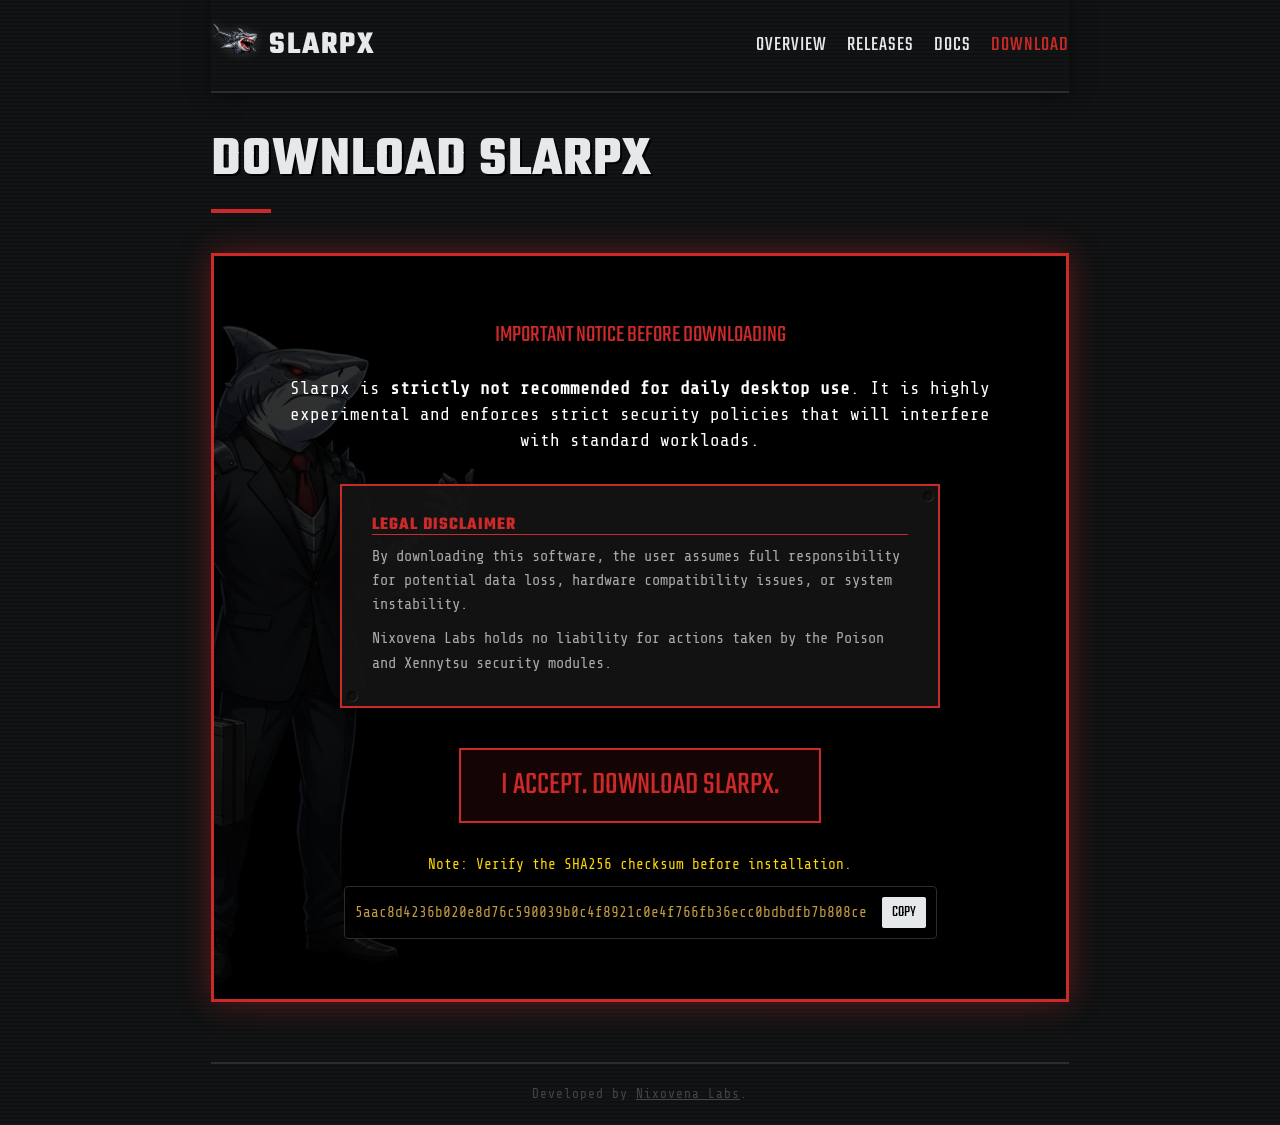
<file: download.html>
<!DOCTYPE html>
<html lang="en">

<head>
    <meta charset="UTF-8">
    <meta name="viewport" content="width=device-width, initial-scale=1.0">
    <title>Download - SLARPX</title>
    <link rel="icon" type="image/png" href="Assets/slarpx.png">
    <link rel="stylesheet" href="style.css">
</head>

<body>

    <div class="container">
        <nav class="navbar">
            <a href="index.html" class="brand">
                <img src="Assets/slarpx.png" alt="Slarpx Logo">
                SLARPX
            </a>
            <ul class="nav-links">
                <li><a href="index.html">Overview</a></li>
                <li><a href="releases.html">Releases</a></li>
                <li><a href="docs.html">Docs</a></li>
                <li><a href="download.html" class="active">Download</a></li>
            </ul>
        </nav>

        <h1 class="page-title">Download Slarpx</h1>
        <div class="title-underline"></div>

        <div class="download-wrapper">
            <div class="download-content">
                <div class="warning-text">
                    Important Notice Before Downloading
                </div>

                <p
                    style="color: #fff; font-size: 1.1rem; max-width: 700px; margin: 0 auto 30px auto; line-height: 1.5; font-family: var(--font-sans);">
                    Slarpx is <strong>strictly not recommended for daily desktop use</strong>. It is highly experimental
                    and enforces strict security policies that will interfere with standard workloads.
                </p>

                <div class="armor-plate"
                    style="background: rgba(20,20,20,0.9); border-color: var(--accent-warning); margin: 0 auto 40px auto; max-width: 600px; font-size: 0.95rem; text-align: left;">
                    <h3
                        style="color: var(--accent-warning); margin-bottom: 10px; border-bottom: 1px solid var(--accent-warning);">
                        Legal Disclaimer</h3>
                    <p style="color: #aaa; margin-bottom: 10px;">By downloading this software, the user assumes full
                        responsibility for potential data loss, hardware compatibility issues, or system instability.
                    </p>
                    <p style="color: #aaa;">Nixovena Labs holds no liability for actions taken by the Poison and
                        Xennytsu security modules.</p>
                </div>

                <a href="https://sourceforge.net/projects/slarpx/files/release/hardenedslarpx-2.1-amd64.iso/download"
                    class="btn-download">I Accept. Download Slarpx.</a>

                <div class="download-details">
                    <p style="margin-bottom: 10px;">Note: Verify the SHA256 checksum before installation.</p>
                    <div
                        style="background: rgba(0,0,0,0.8); padding: 10px; border: 1px solid var(--border-hard); color: var(--accent-gold); font-family: var(--font-mono); display: inline-flex; align-items: center; gap: 15px; border-radius: 4px;">
                        <span id="sha-string">5aac8d4236b020e8d76c590039b0c4f8921c0e4f766fb36ecc0bdbdfb7b808ce</span>
                        <button
                            onclick="navigator.clipboard.writeText(document.getElementById('sha-string').innerText); this.innerText='COPIED';"
                            style="background: var(--text-bright); color: #000; border: none; padding: 4px 10px; font-family: var(--font-heading); cursor: pointer; text-transform: uppercase; font-size: 1rem; border-radius: 2px;">COPY</button>
                    </div>
                </div>
            </div>
        </div>

        <footer class="footer">
            Developed by <a href="https://nixovena.org" style="color: inherit; text-decoration: underline;">Nixovena
                Labs</a>.
        </footer>
    </div>

</body>

</html>
</file>
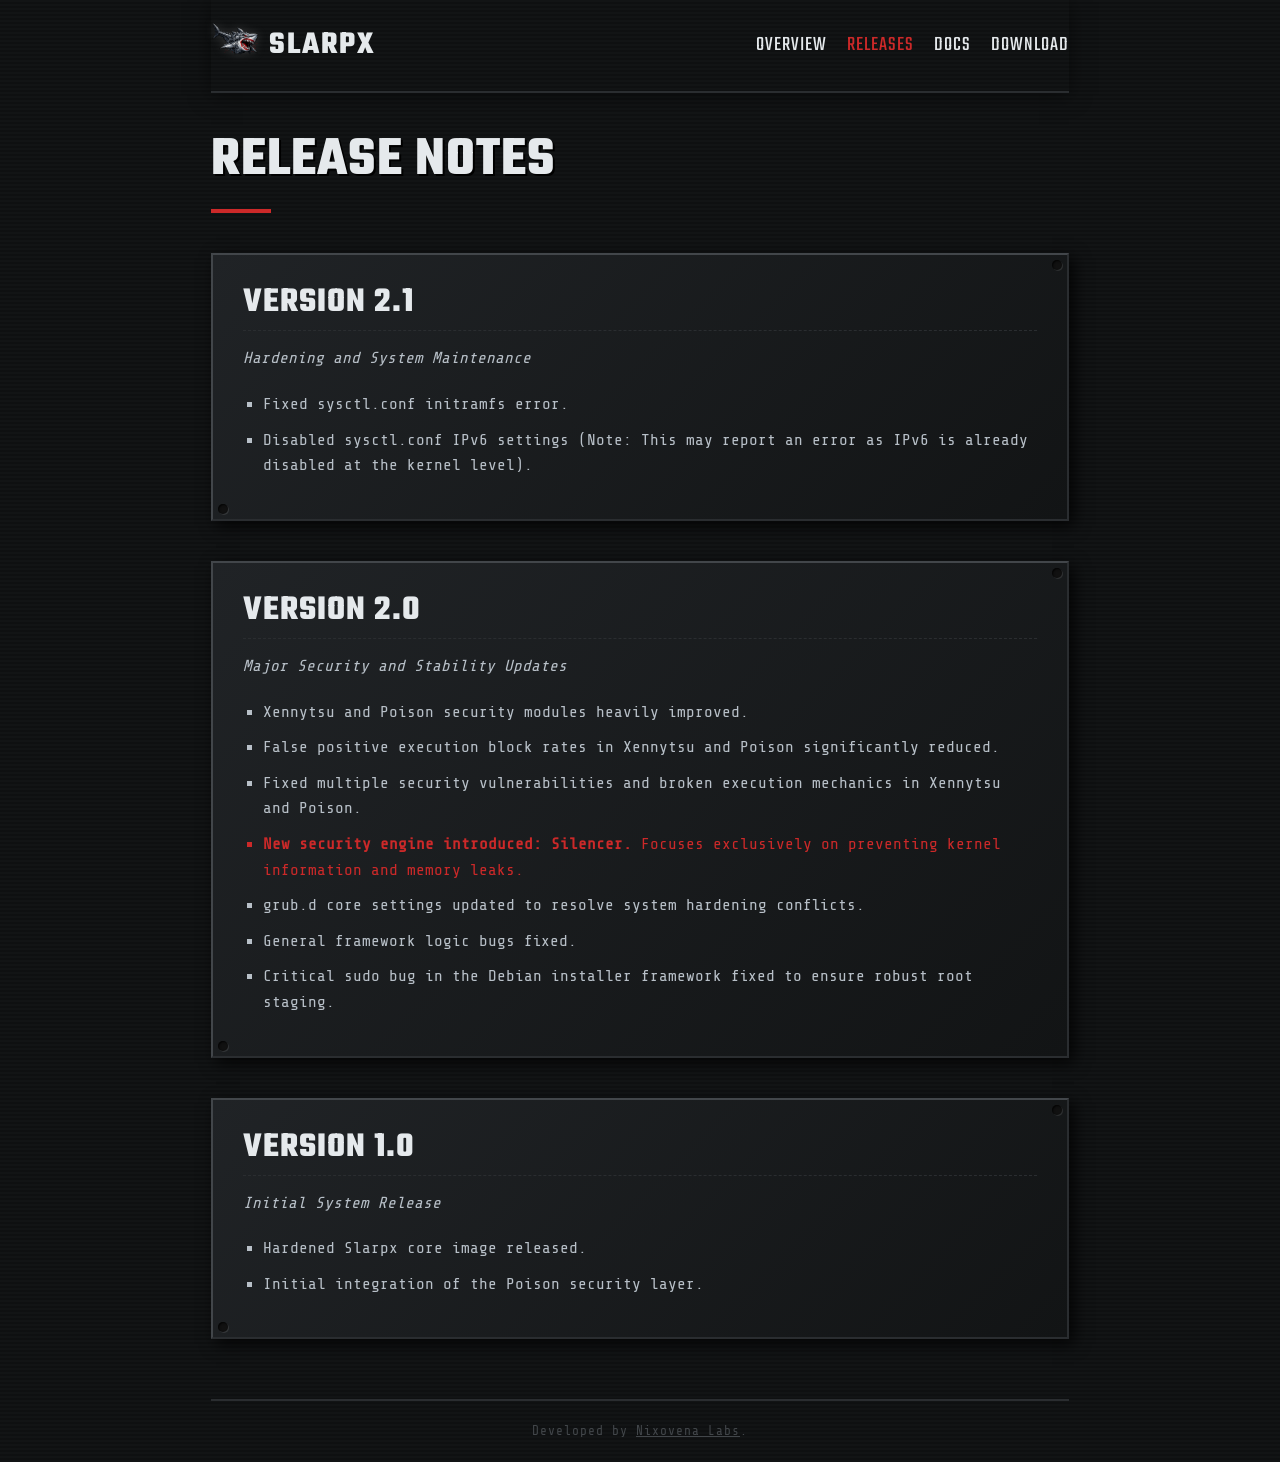
<file: releases.html>
<!DOCTYPE html>
<html lang="en">

<head>
    <meta charset="UTF-8">
    <meta name="viewport" content="width=device-width, initial-scale=1.0">
    <title>Releases - SLARPX</title>
    <link rel="icon" type="image/png" href="Assets/slarpx.png">
    <link rel="stylesheet" href="style.css">
</head>

<body>

    <div class="container">
        <nav class="navbar">
            <a href="index.html" class="brand">
                <img src="Assets/slarpx.png" alt="Slarpx Logo">
                SLARPX
            </a>
            <ul class="nav-links">
                <li><a href="index.html">Overview</a></li>
                <li><a href="releases.html" class="active">Releases</a></li>
                <li><a href="docs.html">Docs</a></li>
                <li><a href="download.html">Download</a></li>
            </ul>
        </nav>

        <h1 class="page-title">Release Notes</h1>
        <div class="title-underline"></div>

        <div class="armor-plate">
            <h2>Version 2.1</h2>
            <p style="font-style: italic; color: var(--text-muted); margin-bottom: 20px;">Hardening and System Maintenance</p>
            <ul style="list-style-type: square; padding-left: 20px;">
                <li style="margin-bottom: 10px;">Fixed sysctl.conf initramfs error.</li>
                <li style="margin-bottom: 10px;">Disabled sysctl.conf IPv6 settings (Note: This may report an error as IPv6 is already disabled at the kernel level).</li>
            </ul>
        </div>

        <div class="armor-plate">
            <h2>Version 2.0</h2>
            <p style="font-style: italic; color: var(--text-muted); margin-bottom: 20px;">Major Security and Stability
                Updates</p>
            <ul style="list-style-type: square; padding-left: 20px;">
                <li style="margin-bottom: 10px;">Xennytsu and Poison security modules heavily improved.</li>
                <li style="margin-bottom: 10px;">False positive execution block rates in Xennytsu and Poison
                    significantly reduced.</li>
                <li style="margin-bottom: 10px;">Fixed multiple security vulnerabilities and broken execution mechanics
                    in Xennytsu and Poison.</li>
                <li style="margin-bottom: 10px; color: var(--accent-warning);"><strong>New security engine introduced:
                        Silencer.</strong> Focuses exclusively on preventing kernel information and memory leaks.</li>
                <li style="margin-bottom: 10px;">grub.d core settings updated to resolve system hardening conflicts.
                </li>
                <li style="margin-bottom: 10px;">General framework logic bugs fixed.</li>
                <li style="margin-bottom: 10px;">Critical sudo bug in the Debian installer framework fixed to ensure
                    robust root staging.</li>
            </ul>
        </div>

        <div class="armor-plate">
            <h2>Version 1.0</h2>
            <p style="font-style: italic; color: var(--text-muted); margin-bottom: 20px;">Initial System Release</p>
            <ul style="list-style-type: square; padding-left: 20px;">
                <li style="margin-bottom: 10px;">Hardened Slarpx core image released.</li>
                <li style="margin-bottom: 10px;">Initial integration of the Poison security layer.</li>
            </ul>
        </div>

        <footer class="footer">
            Developed by <a href="https://nixovena.org" style="color: inherit; text-decoration: underline;">Nixovena
                Labs</a>.
        </footer>
    </div>

</body>

</html>
</file>
<file: style.css>
@import url('https://fonts.googleapis.com/css2?family=Share+Tech+Mono&family=Teko:wght@400;600;700&display=swap');

:root {
    --bg-metal: #121415;
    --acc-metal-light: #42464a;
    --acc-metal-dark: #202326;
    --text-main: #b8c0c8;
    --text-bright: #e5e9ec;
    --accent-warning: #cc2929;
    --accent-gold: #c39a3f;
    --border-hard: #2a2d30;
    --font-heading: 'Teko', sans-serif;
    --font-mono: 'Share Tech Mono', monospace;
}

* {
    margin: 0;
    padding: 0;
    box-sizing: border-box;
}

body {
    background-color: var(--bg-metal);
    color: var(--text-main);
    font-family: var(--font-mono);
    line-height: 1.6;
    background-image:
        repeating-linear-gradient(0deg, transparent, transparent 2px, rgba(0, 0, 0, 0.2) 2px, rgba(0, 0, 0, 0.2) 4px);
}

a {
    color: var(--text-bright);
    text-decoration: none;
    transition: color 0.2s, text-shadow 0.2s;
}

a:hover {
    color: var(--accent-warning);
    text-shadow: 0 0 5px rgba(204, 41, 41, 0.5);
}

.container {
    max-width: 960px;
    margin: 0 auto;
    padding: 0 4%;
}

/* Navbar */
.navbar {
    display: flex;
    justify-content: space-between;
    align-items: center;
    padding: 20px 0;
    border-bottom: 2px solid var(--border-hard);
    box-shadow: 0 2px 20px rgba(0, 0, 0, 0.5);
}

.brand {
    display: flex;
    align-items: center;
    gap: 10px;
    font-family: var(--font-heading);
    font-size: 2rem;
    font-weight: 700;
    letter-spacing: 2px;
    text-transform: uppercase;
    color: var(--text-bright);
}

.brand img {
    height: 48px;
    filter: drop-shadow(0 0 5px rgba(200, 200, 200, 0.2));
}

.nav-links {
    list-style: none;
    display: flex;
    gap: 20px;
}

.nav-links li a {
    font-family: var(--font-heading);
    font-size: 1.3rem;
    text-transform: uppercase;
    letter-spacing: 1px;
}

.nav-links li a.active {
    color: var(--accent-warning);
}

/* Base Headings */
h1,
h2,
h3 {
    font-family: var(--font-heading);
    text-transform: uppercase;
    color: var(--text-bright);
    letter-spacing: 1px;
    line-height: 1;
}

.page-title {
    font-size: 3.5rem;
    margin: 40px 0 20px 0;
    text-shadow: 2px 2px 0px #000;
}

.title-underline {
    height: 4px;
    width: 60px;
    background-color: var(--accent-warning);
    margin-bottom: 40px;
}

/* Content Boxes (Armor Plates) */
.armor-plate {
    background: linear-gradient(135deg, var(--acc-metal-dark), var(--bg-metal));
    border: 2px solid var(--border-hard);
    border-top: 2px solid var(--acc-metal-light);
    border-left: 2px solid var(--acc-metal-light);
    padding: 30px;
    margin-bottom: 40px;
    box-shadow: 5px 5px 15px rgba(0, 0, 0, 0.8);
    position: relative;
}

.armor-plate::before {
    content: '';
    position: absolute;
    top: 5px;
    right: 5px;
    width: 10px;
    height: 10px;
    border-radius: 50%;
    background: #111;
    box-shadow: inset 1px 1px 2px rgba(0, 0, 0, 0.8), 1px 1px 0 rgba(255, 255, 255, 0.1);
}

.armor-plate::after {
    content: '';
    position: absolute;
    bottom: 5px;
    left: 5px;
    width: 10px;
    height: 10px;
    border-radius: 50%;
    background: #111;
    box-shadow: inset 1px 1px 2px rgba(0, 0, 0, 0.8), 1px 1px 0 rgba(255, 255, 255, 0.1);
}

.armor-plate h2 {
    font-size: 2.2rem;
    color: var(--text-bright);
    margin-bottom: 15px;
    border-bottom: 1px dashed var(--border-hard);
    padding-bottom: 10px;
}

/* Download Section with Banner */
.download-wrapper {
    position: relative;
    background-image: url('Assets/banner.png');
    background-size: cover;
    background-position: center;
    padding: 60px 40px;
    border: 3px solid var(--accent-warning);
    margin: 40px 0;
    text-align: center;
    box-shadow: 0 0 30px rgba(204, 41, 41, 0.4);
}

.download-wrapper::before {
    content: '';
    position: absolute;
    top: 0;
    left: 0;
    right: 0;
    bottom: 0;
    background: rgba(0, 0, 0, 0.8);
    z-index: 1;
}

.download-content {
    position: relative;
    z-index: 2;
}

.warning-text {
    color: var(--accent-warning);
    font-size: 1.5rem;
    font-family: var(--font-heading);
    text-transform: uppercase;
    margin-bottom: 20px;
    text-shadow: 2px 2px 4px #000;
}

.download-details {
    margin-top: 30px;
    font-size: 0.9rem;
    color: #ffd700;
}

.btn-download {
    display: inline-block;
    background: transparent;
    color: var(--accent-warning);
    font-family: var(--font-heading);
    font-size: 2rem;
    text-transform: uppercase;
    text-decoration: none;
    border: 2px solid var(--accent-warning);
    padding: 10px 40px;
    transition: all 0.3s;
    background: rgba(204, 41, 41, 0.1);
}

.btn-download:hover {
    background: var(--accent-warning);
    color: #fff;
    box-shadow: 0 0 15px var(--accent-warning);
}

/* Footer */
.footer {
    border-top: 2px solid var(--border-hard);
    padding: 20px 0;
    margin-top: 60px;
    text-align: center;
    font-size: 0.8rem;
    color: var(--acc-metal-light);
    letter-spacing: 1px;
}
</file>
